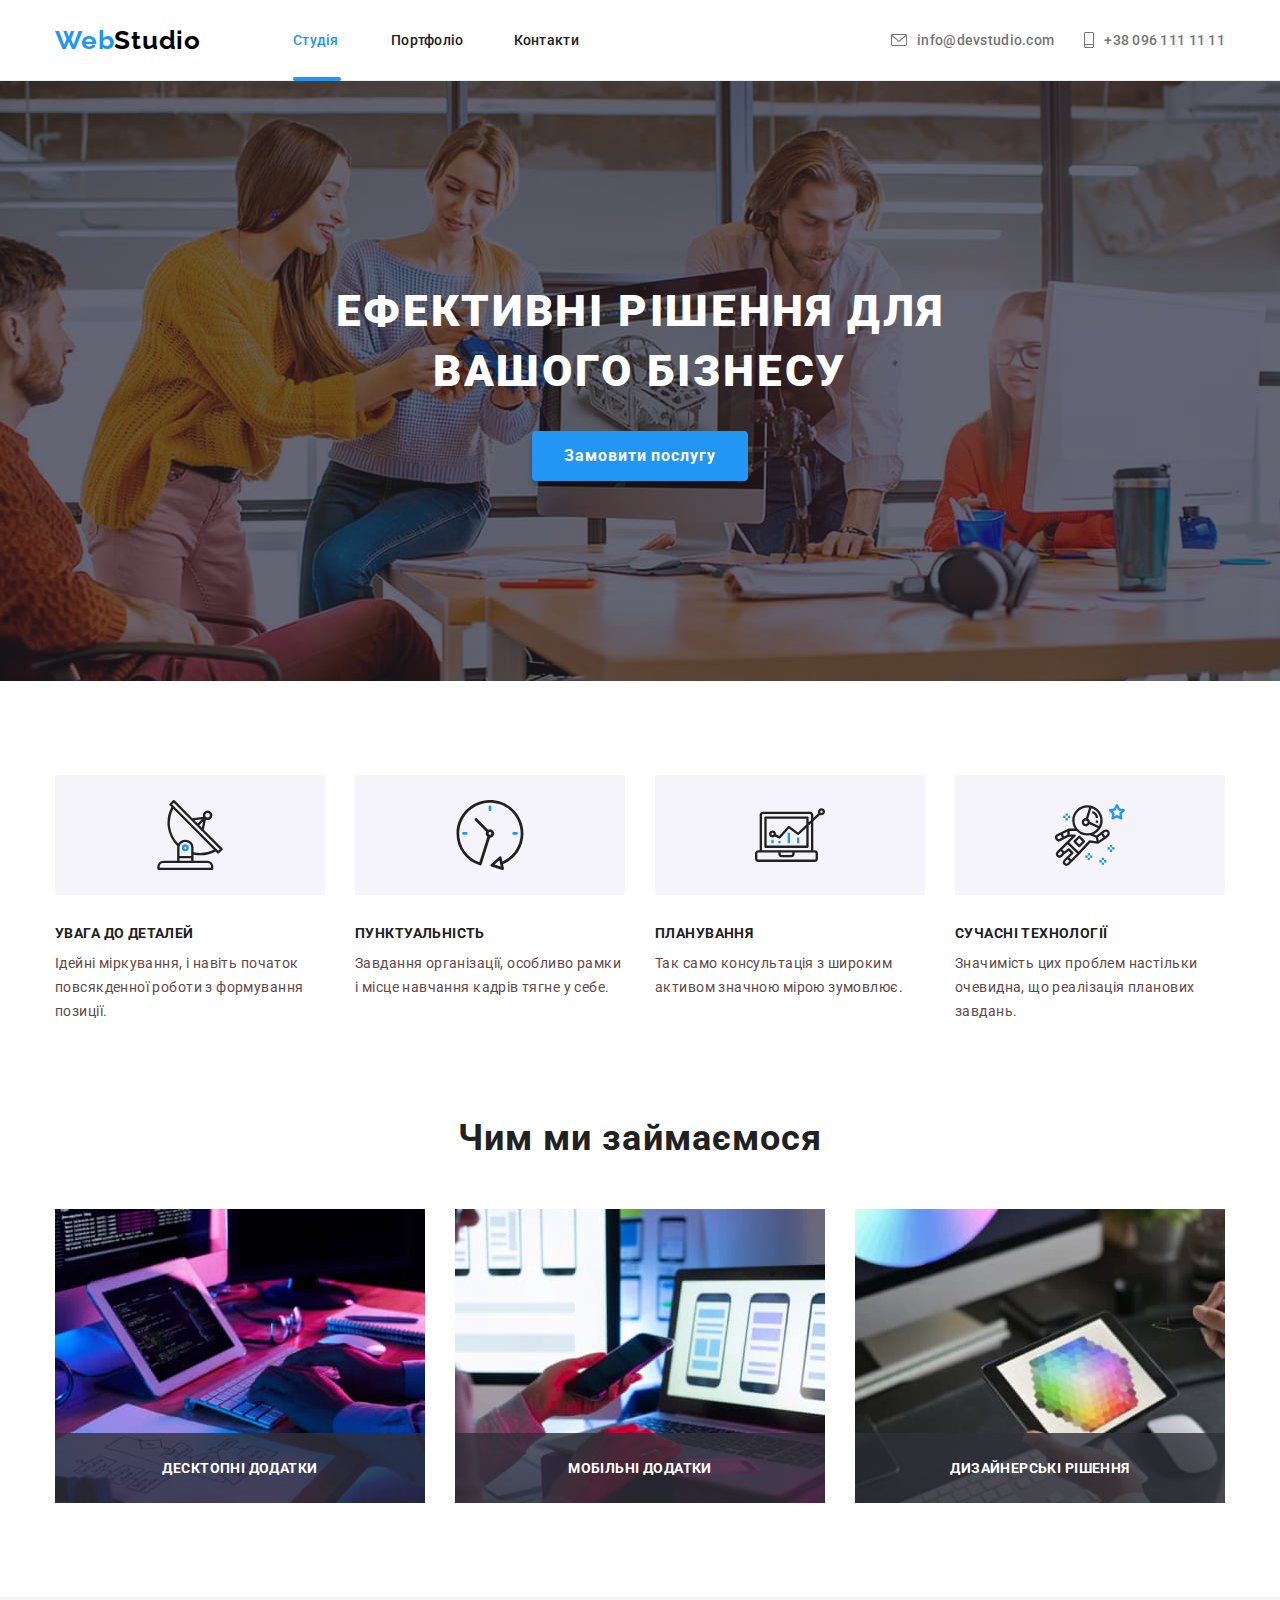
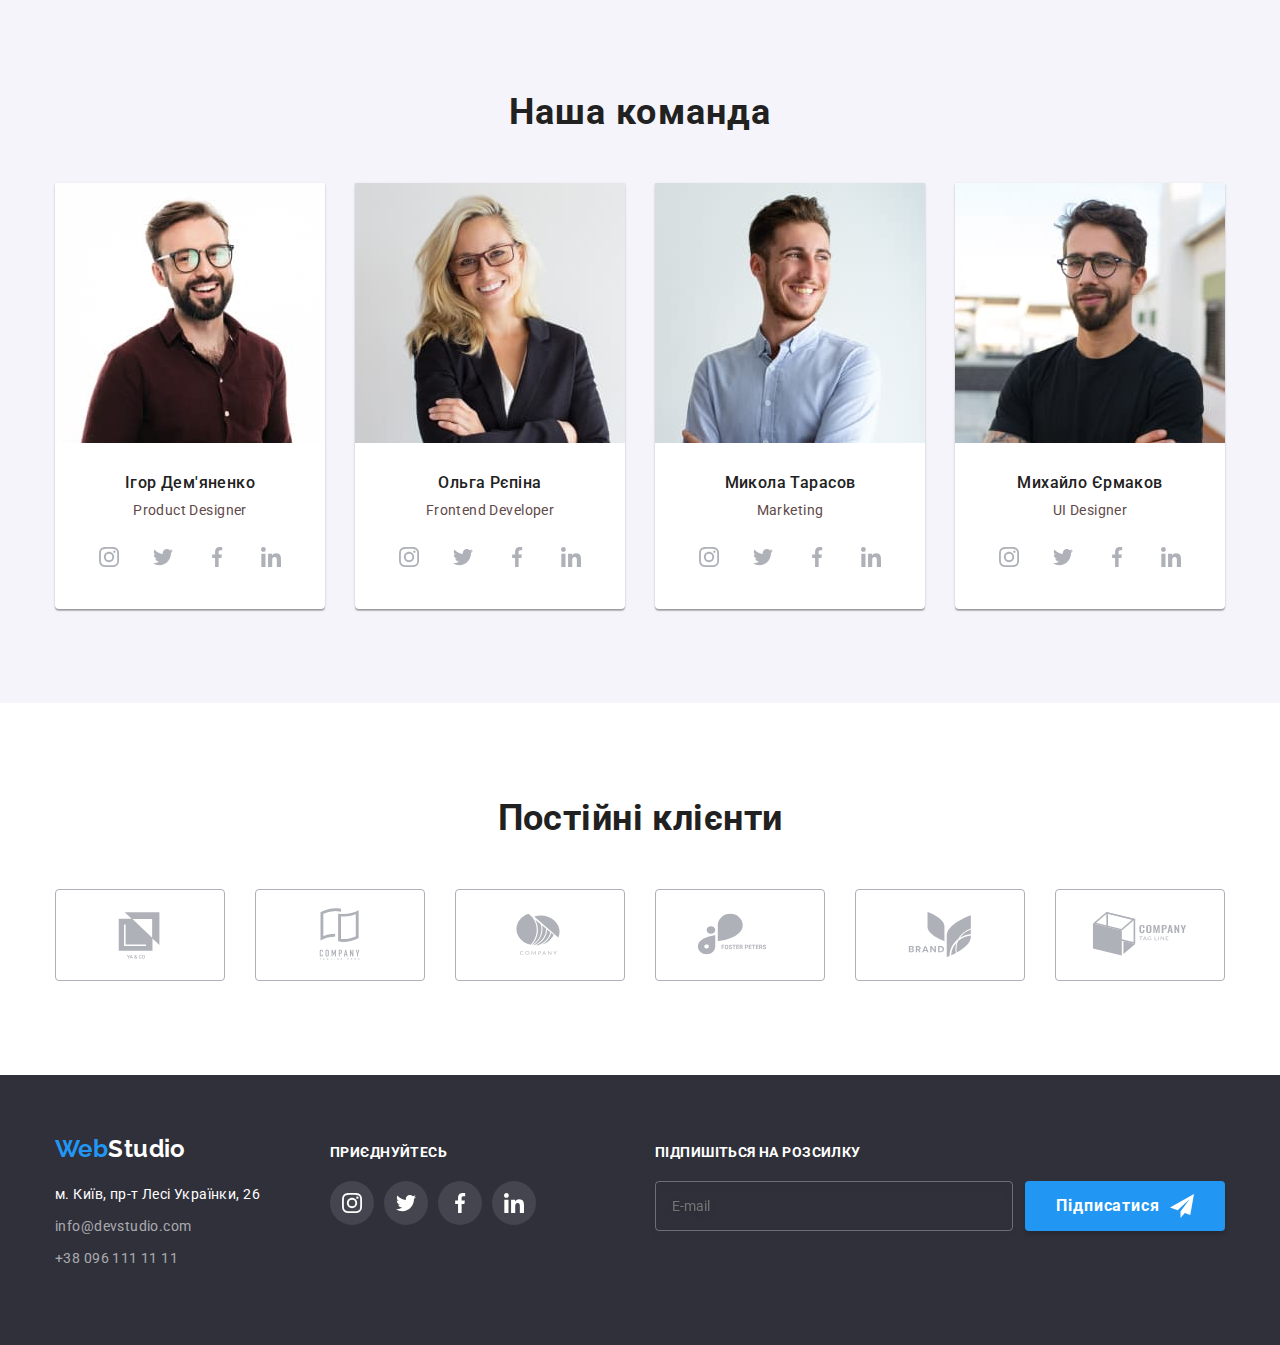
<file: index.html>
<!DOCTYPE html>
<html lang="uk">
  <head>
    <meta charset="UTF-8" />
    <meta http-equiv="X-UA-Compatible" content="IE=edge" />
    <meta name="viewport" content="width=device-width, initial-scale=1.0" />
    <title>Webstudio</title>
    <link
      href="https://fonts.googleapis.com/css2?family=Raleway:wght@700&family=Roboto:wght@400;500;700;900&display=swap"
      rel="stylesheet"
    />
    <link
      rel="stylesheet"
      href="https://cdnjs.cloudflare.com/ajax/libs/modern-normalize/1.1.0/modern-normalize.min.css"
    />
    <link rel="stylesheet" href="./css/main.min.css" />
  </head>
  <body>
    <header class="header">
      <div class="menu__container" data-menu>
        <a class="menu__link--current menu__link" href="index.html">Студія</a>
        <a class="menu__link" href="portfolio.html ">Портфоліо</a>
        <a class="menu__link" href="#">Контакти</a>
        <a class="menu__link-tel" href="tel:+380961111111">+38 096 111 11 11</a>
        <a class="menu__link-mail" href="mailto:info@devstudio.com"
          >info@devstudio.com</a
        >
        <ul class="menu__network-list">
          <li class="menu__network-item">
            <a class="menu__network-link" href="">Instagram</a>
          </li>
          <li class="menu__network-item">
            <a class="menu__network-link" href="">Twitter</a>
          </li>
          <li class="menu__network-item">
            <a class="menu__network-link" href="">Facebook</a>
          </li>
          <li class="menu__network-item">
            <a class="menu__network-link" href="">LinkedIn</a>
          </li>
        </ul>
      </div>
      <div class="container header__container">
        <div class="header__row">
          <nav class="nav">
            <a href="index.html" class="nav__logo"
              ><span class="nav__logo--accent">Web</span>Studio</a
            >
            <ul class="nav__list">
              <li class="nav__item">
                <a href="index.html" class="nav__link nav__link--current"
                  >Студія</a
                >
              </li>
              <li class="nav__item">
                <a href="portfolio.html " class="nav__link">Портфоліо</a>
              </li>
              <li class="nav__item">
                <a href="#" class="nav__link">Контакти</a>
              </li>
            </ul>
          </nav>
          <button
            class="nav__burger-button"
            aria-expanded="false"
            data-menu-button
          >
            <svg width="24" height="16" aria-label="Перемикач мобільного меню">
              <use
                class="nav__icon-open"
                href="./img/icon-svg/icons-svg.svg#icon-menu"
              ></use>
              <use
                class="nav__icon-close"
                href="./img/icon-svg/icons-svg.svg#icon-close"
              ></use>
            </svg>
          </button>

          <ul class="contacts">
            <li class="contacts__item">
              <a class="contacts__link" href="mailto:info@devstudio.com">
                <svg width="16" height="12" class="contacts__icon">
                  <use href="./img/icon-svg/icons-svg.svg#icon-mail"></use>
                </svg>
                <span>info@devstudio.com</span>
              </a>
            </li>
            <li class="contacts__item">
              <a class="contacts__link" href="tel:+380961111111">
                <svg class="contacts__icon" height="16px" width="10px">
                  <use
                    href="./img/icon-svg/icons-svg.svg#icon-smartphone"
                  ></use>
                </svg>
                <span>+38 096 111 11 11</span>
              </a>
            </li>
          </ul>
        </div>
      </div>
    </header>

    <main>
      <section class="hero">
        <div class="container">
          <h1 class="hero__title">Ефективні рішення для вашого бізнесу</h1>
          <button type="button" class="hero__btn" data-modal-open>
            Замовити послугу
          </button>
        </div>
      </section>

      <section class="benefits">
        <div class="benefits__box container">
          <h2 class="benefits__title visually-hidden">Наші переваги</h2>
          <div class="benefits__card">
            <div class="benefits__icon-box">
              <svg class="benefits__icon">
                <use href="./img/icon-svg/icons-svg.svg#icon-antenna"></use>
              </svg>
            </div>
            <h3 class="benefits__card-title">УВАГА ДО ДЕТАЛЕЙ</h3>
            <p class="benefits__card-desc">
              Ідейні міркування, і навіть початок повсякденної роботи з
              формування позиції.
            </p>
          </div>
          <div class="benefits__card">
            <div class="benefits__icon-box">
              <svg class="benefits__icon">
                <use href="./img/icon-svg/icons-svg.svg#icon-clock"></use>
              </svg>
            </div>
            <h3 class="benefits__card-title">ПУНКТУАЛЬНІСТЬ</h3>
            <p class="benefits__card-desc">
              Завдання організації, особливо рамки і місце навчання кадрів тягне
              у себе.
            </p>
          </div>
          <div class="benefits__card">
            <div class="benefits__icon-box">
              <svg class="benefits__icon">
                <use href="./img/icon-svg/icons-svg.svg#icon-diagram"></use>
              </svg>
            </div>

            <h3 class="benefits__card-title">ПЛАНУВАННЯ</h3>
            <p class="benefits__card-desc">
              Так само консультація з широким активом значною мірою зумовлює.
            </p>
          </div>
          <div class="benefits__card">
            <div class="benefits__icon-box">
              <svg class="benefits__icon">
                <use href="./img/icon-svg/icons-svg.svg#icon-astronaut"></use>
              </svg>
            </div>
            <h3 class="benefits__card-title">СУЧАСНІ ТЕХНОЛОГІЇ</h3>
            <p class="benefits__card-desc">
              Значимість цих проблем настільки очевидна, що реалізація планових
              завдань.
            </p>
          </div>
        </div>
      </section>

      <section class="our-works">
        <div class="container">
          <h2 class="our-works__title">Чим ми займаємося</h2>
          <ul class="our-works__list">
            <li class="our-works__item">
              <div class="our-works__img-box">
                <img
                  src="./img/img/make-1.jpg"
                  alt="Людина працює за комп'ютером"
                  width="370"
                />
                <div class="our-works__desc">
                  <p class="our-works__text">Десктопні додатки</p>
                </div>
              </div>
            </li>
            <li class="our-works__item">
              <div class="our-works__img-box">
                <img
                  src="./img/img/make-3.jpg"
                  alt="Людина працює за комп'ютером"
                  width="370"
                />
                <div class="our-works__desc">
                  <p class="our-works__text">Мобільні додатки</p>
                </div>
              </div>
            </li>
            <li class="our-works__item">
              <div class="our-works__img-box">
                <img
                  src="./img/img/make-2.jpg"
                  alt="Людина працює за комп'ютером"
                  width="370"
                />
                <div class="our-works__desc">
                  <p class="our-works__text">Дизайнерські рішення</p>
                </div>
              </div>
            </li>
          </ul>
        </div>
      </section>

      <section class="our-team">
        <div class="container">
          <h2 class="our-team__title">Наша команда</h2>
          <ul class="our-team__list">
            <li class="our-team__item">
              <picture>
                <source
                  srcset="./img/team/d1.jpg 1x, ./img/team/d1-2x.jpg 2x, ./img/team/d1-3x.jpg 3x"
                  media="(min-width: 1200px)"
                />
                <source
                  srcset="./img/team/t1.jpg 1x, ./img/team/t1-2x.jpg 2x, ./img/team/t1-3x.jpg 3x "
                  media="(min-width: 768px)"
                />
                <img
                  class="our-team__img"
                  width="270"
                  srcset="
                    ./img/team/m1.jpg    1x,
                    ./img/team/m1-2x.jpg 2x,
                    ./img/team/m1-3x.jpg 3x
                  "
                  src="./img/team/m1.jpg"
                  alt="Ігор Дем'яненко"
                />
              </picture>

              <div class="our-team__card">
                <h3 class="our-team__card-title">Ігор Дем'яненко</h3>
                <p class="our-team__card-desc">Product Designer</p>
                <ul class="our-team__network-list">
                  <li class="our-team__network-item">
                    <a href="" class="our-team__network-link">
                      <svg
                        class="our-team__network-icon"
                        width="20"
                        height="20"
                      >
                        <use
                          href="./img/icon-svg/icons-svg.svg#icon-instagram"
                        ></use>
                      </svg>
                    </a>
                  </li>
                  <li class="our-team__network-item">
                    <a href="" class="our-team__network-link">
                      <svg
                        class="our-team__network-icon"
                        width="20"
                        height="20"
                      >
                        <use
                          href="./img/icon-svg/icons-svg.svg#icon-twitter"
                        ></use>
                      </svg>
                    </a>
                  </li>
                  <li class="our-team__network-item">
                    <a href="" class="our-team__network-link">
                      <svg
                        class="our-team__network-icon"
                        width="20"
                        height="20"
                      >
                        <use
                          href="./img/icon-svg/icons-svg.svg#icon-facebook"
                        ></use>
                      </svg>
                    </a>
                  </li>
                  <li class="our-team__network-item">
                    <a href="" class="our-team__network-link">
                      <svg
                        class="our-team__network-icon"
                        width="20"
                        height="20"
                      >
                        <use
                          href="./img/icon-svg/icons-svg.svg#icon-linkedin"
                        ></use>
                      </svg>
                    </a>
                  </li>
                </ul>
              </div>
            </li>
            <li class="our-team__item">
              <picture>
                <source
                  srcset="./img/team/d2.jpg 1x, ./img/team/d2-2x.jpg 2x, ./img/team/d2-3x.jpg 3x"
                  media="(min-width: 1200px)"
                />
                <source
                  srcset="./img/team/t2.jpg 1x, ./img/team/t2-2x.jpg 2x, ./img/team/t2-3x.jpg 3x"
                  media="(min-width: 768px)"
                />
                <img
                  srcset="
                    ./img/team/m2.jpg    1x,
                    ./img/team/m2-2x.jpg 2x,
                    ./img/team/m2-3x.jpg 3x
                  "
                  src="./img/img/team-2.jpg"
                  alt="Ольга Рєпіна"
                  width="270"
                />
              </picture>
              <div class="our-team__card">
                <h3 class="our-team__card-title">Ольга Рєпіна</h3>
                <p class="our-team__card-desc">Frontend Developer</p>
                <ul class="our-team__network-list">
                  <li class="our-team__network-item">
                    <a href="" class="our-team__network-link">
                      <svg
                        class="our-team__network-icon"
                        width="20"
                        height="20"
                      >
                        <use
                          href="./img/icon-svg/icons-svg.svg#icon-instagram"
                        ></use>
                      </svg>
                    </a>
                  </li>
                  <li class="our-team__network-item">
                    <a href="" class="our-team__network-link">
                      <svg
                        class="our-team__network-icon"
                        width="20"
                        height="20"
                      >
                        <use
                          href="./img/icon-svg/icons-svg.svg#icon-twitter"
                        ></use>
                      </svg>
                    </a>
                  </li>
                  <li class="our-team__network-item">
                    <a href="" class="our-team__network-link">
                      <svg
                        class="our-team__network-icon"
                        width="20"
                        height="20"
                      >
                        <use
                          href="./img/icon-svg/icons-svg.svg#icon-facebook"
                        ></use>
                      </svg>
                    </a>
                  </li>
                  <li class="our-team__network-item">
                    <a href="" class="our-team__network-link">
                      <svg
                        class="our-team__network-icon"
                        width="20"
                        height="20"
                      >
                        <use
                          href="./img/icon-svg/icons-svg.svg#icon-linkedin"
                        ></use>
                      </svg>
                    </a>
                  </li>
                </ul>
              </div>
            </li>
            <li class="our-team__item">
              <picture>
                <source
                  srcset="./img/team/d3.jpg 1x, ./img/team/d3-2x.jpg 2x, ./img/team/d3-3x.jpg 3x"
                  media="(min-width: 1200px)"
                />
                <source
                  srcset="./img/team/t3.jpg 1x, ./img/team/t3-2x.jpg 2x, ./img/team/t3-3x.jpg 3x"
                  media="(min-width: 768px)"
                />
                <img
                  srcset="
                    ./img/team/m3.jpg    1x,
                    ./img/team/m3-2x.jpg 2x,
                    ./img/team/m3-3x.jpg 3x
                  "
                  src="./img/team/m3.jpg"
                  alt="Микола Тарасов"
                  width="270"
                />
              </picture>
              <div class="our-team__card">
                <h3 class="our-team__card-title">Микола Тарасов</h3>
                <p class="our-team__card-desc">Marketing</p>
                <ul class="our-team__network-list">
                  <li class="our-team__network-item">
                    <a href="" class="our-team__network-link">
                      <svg
                        class="our-team__network-icon"
                        width="20"
                        height="20"
                      >
                        <use
                          href="./img/icon-svg/icons-svg.svg#icon-instagram"
                        ></use>
                      </svg>
                    </a>
                  </li>
                  <li class="our-team__network-item">
                    <a href="" class="our-team__network-link">
                      <svg
                        class="our-team__network-icon"
                        width="20"
                        height="20"
                      >
                        <use
                          href="./img/icon-svg/icons-svg.svg#icon-twitter"
                        ></use>
                      </svg>
                    </a>
                  </li>
                  <li class="our-team__network-item">
                    <a href="" class="our-team__network-link">
                      <svg
                        class="our-team__network-icon"
                        width="20"
                        height="20"
                      >
                        <use
                          href="./img/icon-svg/icons-svg.svg#icon-facebook"
                        ></use>
                      </svg>
                    </a>
                  </li>
                  <li class="our-team__network-item">
                    <a href="" class="our-team__network-link">
                      <svg
                        class="our-team__network-icon"
                        width="20"
                        height="20"
                      >
                        <use
                          href="./img/icon-svg/icons-svg.svg#icon-linkedin"
                        ></use>
                      </svg>
                    </a>
                  </li>
                </ul>
              </div>
            </li>
            <li class="our-team__item">
              <picture>
                <source
                  srcset="./img/team/d4.jpg 1x, ./img/team/d4-2x.jpg 2x, ./img/team/d4-3x.jpg 3x"
                  media="(min-width: 1200px)"
                />
                <source
                  srcset="./img/team/t4.jpg 1x, ./img/team/t4-2x.jpg 2x, ./img/team/t4-3x.jpg 3x "
                  media="(min-width: 768px)"
                />
                <img
                  srcset="
                    ./img/team/m4.jpg    1x,
                    ./img/team/m4-2x.jpg 2x,
                    ./img/team/m4-3x.jpg 3x
                  "
                  src="./img/team/m4.jpg"
                  alt="Михайло Єрмаков"
                  width="270"
                />
              </picture>
              <div class="our-team__card">
                <h3 class="our-team__card-title">Михайло Єрмаков</h3>
                <p class="our-team__card-desc">UI Designer</p>
                <ul class="our-team__network-list">
                  <li class="our-team__network-item">
                    <a href="" class="our-team__network-link">
                      <svg
                        class="our-team__network-icon"
                        width="20"
                        height="20"
                      >
                        <use
                          href="./img/icon-svg/icons-svg.svg#icon-instagram"
                        ></use>
                      </svg>
                    </a>
                  </li>
                  <li class="our-team__network-item">
                    <a href="" class="our-team__network-link">
                      <svg
                        class="our-team__network-icon"
                        width="20"
                        height="20"
                      >
                        <use
                          href="./img/icon-svg/icons-svg.svg#icon-twitter"
                        ></use>
                      </svg>
                    </a>
                  </li>
                  <li class="our-team__network-item">
                    <a href="" class="our-team__network-link">
                      <svg
                        class="our-team__network-icon"
                        width="20"
                        height="20"
                      >
                        <use
                          href="./img/icon-svg/icons-svg.svg#icon-facebook"
                        ></use>
                      </svg>
                    </a>
                  </li>
                  <li class="our-team__network-item">
                    <a href="" class="our-team__network-link">
                      <svg
                        class="our-team__network-icon"
                        width="20"
                        height="20"
                      >
                        <use
                          href="./img/icon-svg/icons-svg.svg#icon-linkedin"
                        ></use>
                      </svg>
                    </a>
                  </li>
                </ul>
              </div>
            </li>
          </ul>
        </div>
      </section>

      <section class="customers">
        <div class="container">
          <h2 class="customers__title">Постійні клієнти</h2>
          <ul class="customers__list">
            <li class="customers__item">
              <a href="" class="customers__link">
                <svg class="customers__icon">
                  <use href="./img/icon-svg/icons-svg.svg#icon-customer1"></use>
                </svg>
              </a>
            </li>
            <li class="customers__item">
              <a href="" class="customers__link">
                <svg class="customers__icon">
                  <use href="./img/icon-svg/icons-svg.svg#icon-customer2"></use>
                </svg>
              </a>
            </li>
            <li class="customers__item">
              <a href="" class="customers__link">
                <svg class="customers__icon">
                  <use href="./img/icon-svg/icons-svg.svg#icon-customer3"></use>
                </svg>
              </a>
            </li>
            <li class="customers__item">
              <a href="" class="customers__link">
                <svg class="customers__icon">
                  <use href="./img/icon-svg/icons-svg.svg#icon-customer4"></use>
                </svg>
              </a>
            </li>
            <li class="customers__item">
              <a href="" class="customers__link">
                <svg class="customers__icon">
                  <use href="./img/icon-svg/icons-svg.svg#icon-customer5"></use>
                </svg>
              </a>
            </li>
            <li class="customers__item">
              <a href="" class="customers__link">
                <svg class="customers__icon">
                  <use href="./img/icon-svg/icons-svg.svg#icon-customer6"></use>
                </svg>
              </a>
            </li>
          </ul>
        </div>
      </section>
    </main>

    <footer class="footer">
      <div class="container">
        <div class="footer__inner">
          <div class="footer__address-box">
            <a href="index.html" class="footer__logo">
              <span class="footer__logo--accent">Web</span>Studio</a
            >
            <address class="footer__address-desc">
              <ul class="footer__address-list">
                <li class="footer__address-item">
                  <a
                    class="footer__address-link"
                    href="https://goo.gl/maps/CPtrU1FHBa2aNyZL9"
                    target="_blank"
                    rel="noopener noreferrer nofollow"
                    >м. Київ, пр-т Лесі Українки, 26</a
                  >
                </li>
                <li class="footer__address-item">
                  <a
                    href="mailto:info@devstudio.com"
                    class="footer__contact-link"
                    >info@devstudio.com</a
                  >
                </li>
                <li class="footer__contact-item">
                  <a href="tel:+380961111111" class="footer__contact-link"
                    >+38 096 111 11 11</a
                  >
                </li>
              </ul>
            </address>
          </div>
          <div class="join">
            <p class="join__text">приєднуйтесь</p>
            <ul class="join__list">
              <li class="join__item">
                <a href="" class="join__link">
                  <svg class="join__icon" width="20px" height="20px">
                    <use
                      href="./img/icon-svg/icons-svg.svg#icon-instagram"
                    ></use>
                  </svg>
                </a>
              </li>
              <li class="join__item">
                <a href="" class="join__link">
                  <svg class="join__icon" width="20px" height="20px">
                    <use href="./img/icon-svg/icons-svg.svg#icon-twitter"></use>
                  </svg>
                </a>
              </li>
              <li class="join__item">
                <a href="" class="join__link">
                  <svg class="join__icon" width="20px" height="20px">
                    <use
                      href="./img/icon-svg/icons-svg.svg#icon-facebook"
                    ></use>
                  </svg>
                </a>
              </li>
              <li class="join__item">
                <a href="" class="join__link">
                  <svg class="join__icon" width="20px" height="20px">
                    <use
                      href="./img/icon-svg/icons-svg.svg#icon-linkedin"
                    ></use>
                  </svg>
                </a>
              </li>
            </ul>
          </div>
          <div class="sign-up">
            <p class="sign-up__text">Підпишіться на розсилку</p>
            <form class="sign-up__form">
              <label class="sign-up__label">
                <input
                  class="sign-up__email"
                  type="email"
                  name="user-email"
                  placeholder="E-mail"
                />
              </label>
              <button class="sign-up__button" type="submit">
                <span>Підписатися</span>
                <svg class="sign-up__icon" width="24" height="24">
                  <use href="./img/icon-svg/icons-svg.svg#icon-sign-up"></use>
                </svg>
              </button>
            </form>
          </div>
        </div>
      </div>
    </footer>

    <div class="backdrop is-hidden" data-modal>
      <div class="modal">
        <button type="button" data-modal-close class="modal__close-button">
          <svg class="modal__close-icon" width="11" height="11">
            <use href="./img/icon-svg/icons-svg.svg#icon-close"></use>
          </svg>
        </button>
        <p class="modal__title">Залиште свої дані, ми вам передзвонимо</p>
        <form class="modal__form">
          <label class="modal__lable" for="first-name">Ім'я</label>
          <div class="modal__input-box">
            <input
              class="modal__input"
              type="text"
              name="first-name"
              id="first-name"
              required
              autofocus
            />
            <svg class="modal__icon">
              <use href="./img/icon-svg/icons-svg.svg#icon-person"></use>
            </svg>
          </div>
          <label class="modal__lable" for="phone">Телефон</label>
          <div class="modal__input-box">
            <input
              class="modal__input"
              type="tel"
              name="phone"
              id="phone"
              required
            />
            <svg class="modal__icon">
              <use href="./img/icon-svg/icons-svg.svg#icon-phone-black"></use>
            </svg>
          </div>
          <label class="modal__lable" for="email">Пошта</label>
          <div class="modal__input-box">
            <input
              class="modal__input"
              type="email"
              name="email"
              id="email"
              required
            />
            <svg class="modal__icon">
              <use href="./img/icon-svg/icons-svg.svg#icon-email-black"></use>
            </svg>
          </div>

          <label class="modal__lable" for="comment">Коментар</label>
          <textarea
            class="modal__input modal__area"
            id="comment"
            placeholder="Введіть текст"
          ></textarea>

          <label class="form__lable checkbox__lable">
            <input
              class="checkbox"
              type="checkbox"
              name="agree"
              id="agree"
              value="agree"
            />
            <span class="checkbox__custom">
              <svg class="checkbox__icon" width="15" height="16">
                <use href="./img/icon-svg/icons-svg.svg#icon-agree"></use>
              </svg>
            </span>
            Погоджуюся з розсилкою та приймаю&nbsp;
            <a class="checkbox__link" href="">Умови договору</a>
          </label>
          <button class="modal__button-send" type="submit">Відправити</button>
        </form>
      </div>
    </div>
    <script src="./js/menu.js"></script>
    <script src="./js/modal.js"></script>
  </body>
</html>
</file>
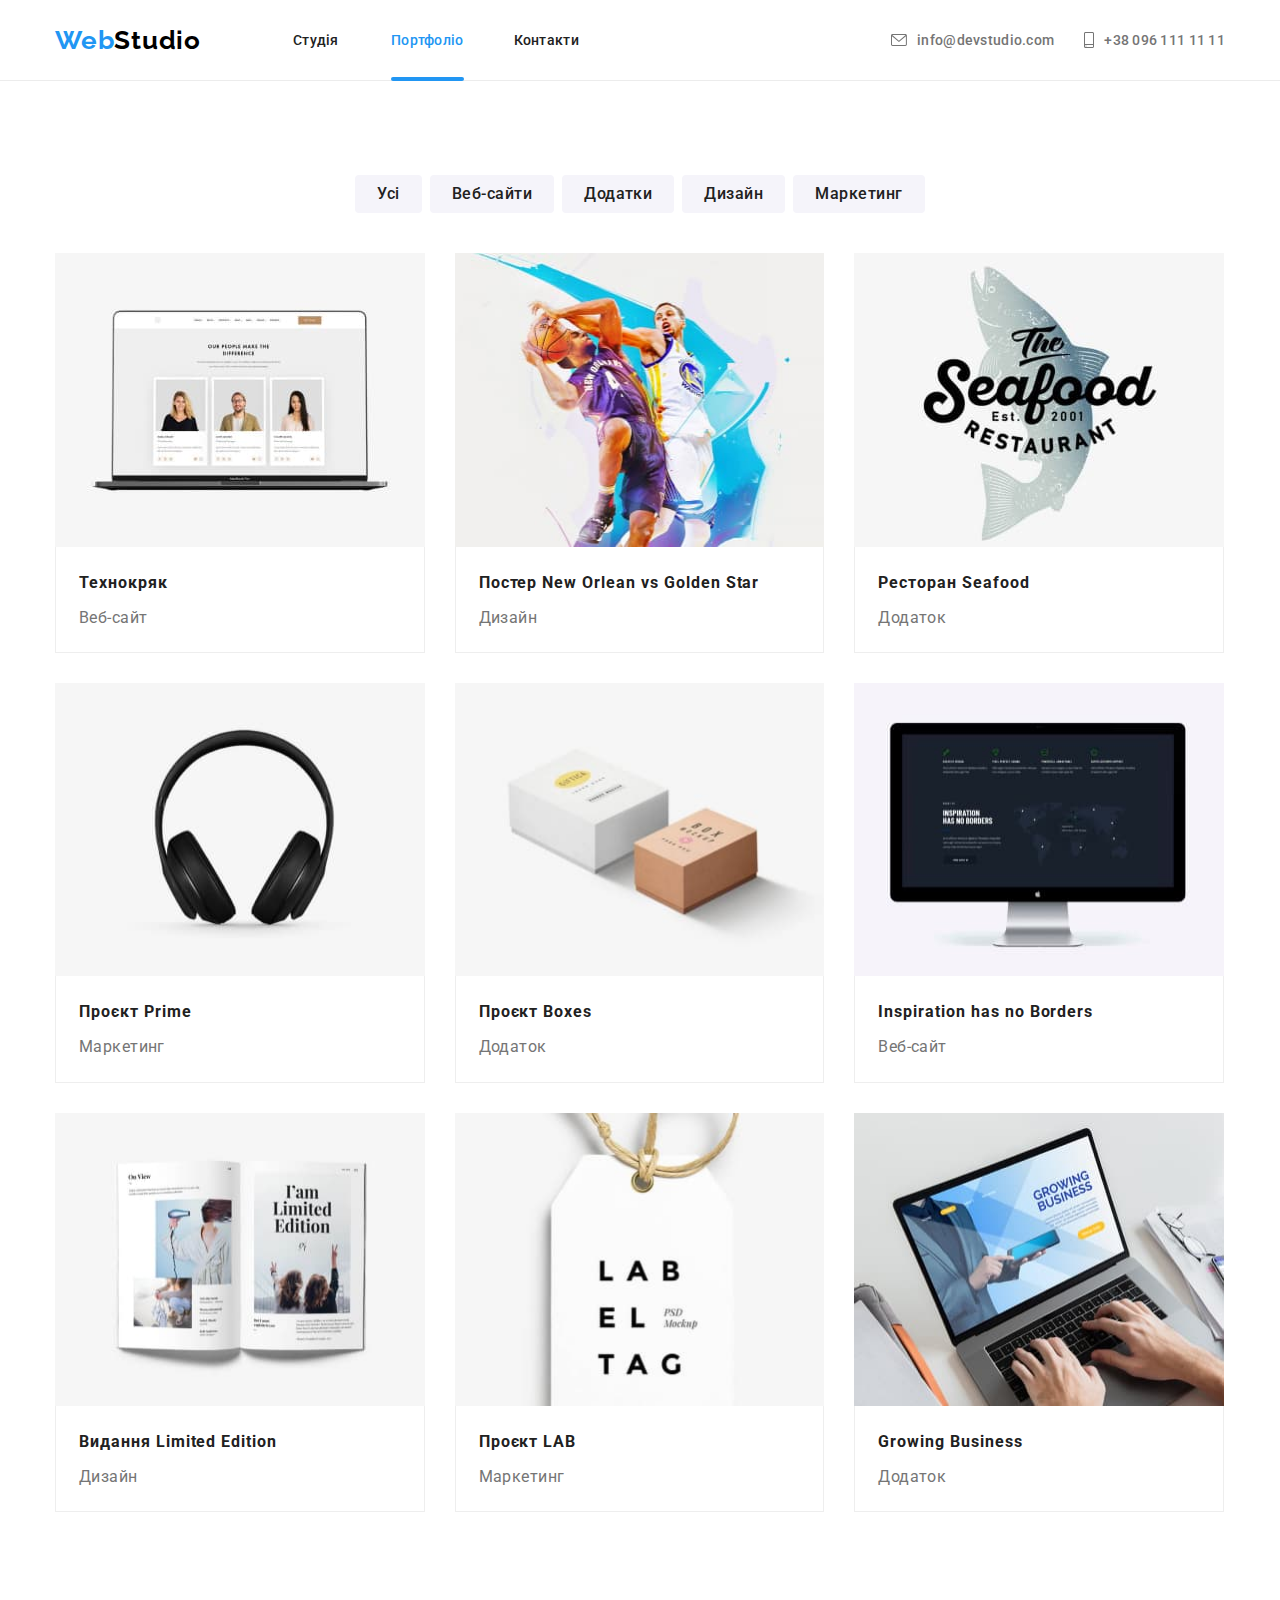
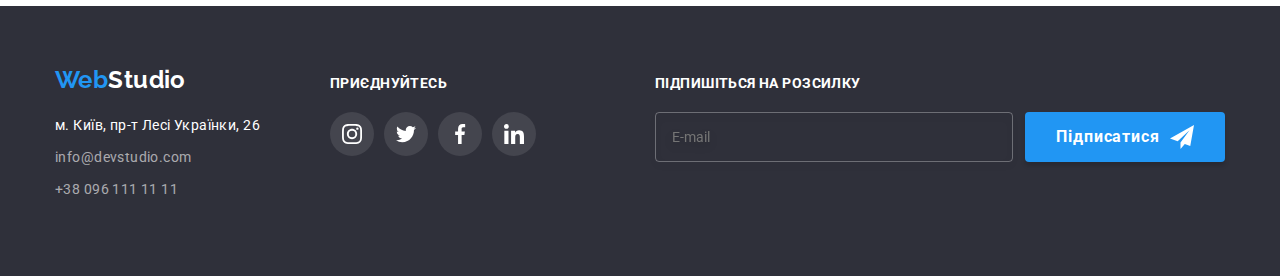
<file: portfolio.html>
<!DOCTYPE html>
<html lang="uk">
  <head>
    <meta charset="UTF-8" />
    <meta http-equiv="X-UA-Compatible" content="IE=edge" />
    <meta name="viewport" content="width=device-width, initial-scale=1.0" />
    <title>webStudio</title>
    <link
      href="https://fonts.googleapis.com/css2?family=Raleway:wght@700&family=Roboto:wght@400;500;700;900&display=swap"
      rel="stylesheet"
    />
    <link
      rel="stylesheet"
      href="https://cdnjs.cloudflare.com/ajax/libs/modern-normalize/1.1.0/modern-normalize.min.css"
    />
    <link rel="stylesheet" href="./css/main.min.css" />
  </head>
  <body>
    <!-- --------HEADER-------  -->
    <header class="header">
      <div class="menu__container" data-menu>
        <a class="menu__link" href="index.html">Студія</a>
        <a class="menu__link--current menu__link" href="portfolio.html "
          >Портфоліо</a
        >
        <a class="menu__link" href="#">Контакти</a>
        <a class="menu__link-tel" href="tel:+380961111111">+38 096 111 11 11</a>
        <a class="menu__link-mail" href="mailto:info@devstudio.com"
          >info@devstudio.com</a
        >
        <ul class="menu__network-list">
          <li class="menu__network-item">
            <a class="menu__network-link" href="">Instagram</a>
          </li>
          <li class="menu__network-item">
            <a class="menu__network-link" href="">Twitter</a>
          </li>
          <li class="menu__network-item">
            <a class="menu__network-link" href="">Facebook</a>
          </li>
          <li class="menu__network-item">
            <a class="menu__network-link" href="">LinkedIn</a>
          </li>
        </ul>
      </div>
      <div class="container header__container">
        <div class="header__row">
          <nav class="nav">
            <a href="index.html" class="nav__logo"
              ><span class="nav__logo--accent">Web</span>Studio</a
            >
            <ul class="nav__list">
              <li class="nav__item">
                <a href="index.html" class="nav__link "
                  >Студія</a
                >
              </li>
              <li class="nav__item">
                <a href="portfolio.html " class="nav__link nav__link--current">Портфоліо</a>
              </li>
              <li class="nav__item">
                <a href="#" class="nav__link">Контакти</a>
              </li>
            </ul>
          </nav>
          <button
            class="nav__burger-button"
            aria-expanded="false"
            data-menu-button
          >
            <svg width="24" height="16" aria-label="Перемикач мобільного меню">
              <use
                class="nav__icon-open"
                href="./img/icon-svg/icons-svg.svg#icon-menu"
              ></use>
              <use
                class="nav__icon-close"
                href="./img/icon-svg/icons-svg.svg#icon-close"
              ></use>
            </svg>
          </button>

          <ul class="contacts">
            <li class="contacts__item">
              <a class="contacts__link" href="mailto:info@devstudio.com">
                <svg width="16" height="12" class="contacts__icon">
                  <use href="./img/icon-svg/icons-svg.svg#icon-mail"></use>
                </svg>
                <span>info@devstudio.com</span>
              </a>
            </li>
            <li class="contacts__item">
              <a class="contacts__link" href="tel:+380961111111">
                <svg class="contacts__icon" height="16px" width="10px">
                  <use
                    href="./img/icon-svg/icons-svg.svg#icon-smartphone"
                  ></use>
                </svg>
                <span>+38 096 111 11 11</span>
              </a>
            </li>
          </ul>
        </div>
      </div>
    </header>
    <!-- ----------MAIN-------- -->
    <main>
      <section class="portfolio">
        <div class="container">
          <h1 class="visually-hidden">Портфоліо</h1>
          <ul class="portfolio__button-list">
            <li class="item">
              <button type="button" class="portfolio__button">Усі</button>
            </li>
            <li class="item">
              <button type="button" class="portfolio__button">Веб-сайти</button>
            </li>
            <li class="item">
              <button type="button" class="portfolio__button">Додатки</button>
            </li>
            <li class="item">
              <button type="button" class="portfolio__button">Дизайн</button>
            </li>
            <li class="item">
              <button type="button" class="portfolio__button">Маркетинг</button>
            </li>
          </ul>
          <ul class="portfolio__list">
            <li class="portfolio__item">
              <a href="#" class="portfolio__link">
                <div class="portfolio__thumb">
                  <picture>
                    <source
                      srcset="
                        ./img/portfolio/d1.jpg    1x,
                        ./img/portfolio/d1-2x.jpg 2x,
                        ./img/portfolio/d1-3x.jpg 3x
                      "
                      media="(min-width: 1200px)"
                    />
                    <source
                      srcset="
                        ./img/portfolio/t1.jpg    1x,
                        ./img/portfolio/t1-2x.jpg 2x,
                        ./img/portfolio/t1-3x.jpg 3x
                      "
                      media="(min-width: 768px)"
                    />
                    <img
                      srcset="
                        ./img/portfolio/m1.jpg    1x,
                        ./img/portfolio/m1-2x.jpg 2x,
                        ./img/portfolio/m1-3x.jpg 3x
                      "
                      src="./img/portfolio/m1.jpg"
                      alt="Ноутбук"
                      width="370"
                    />
                  </picture>
                  <div class="portfolio__thumb-desc">
                    <p class="portfolio__thumb-text">
                      Ресурс пропонує комплексні пропозиції з різним рівнем
                      функціоналу та сервісів. Все це дозволить відвідувачу
                      отримати вичерпні відомості про компанію чи приватну
                      особу.
                    </p>
                  </div>
                </div>
                <div class="portfolio__desc-box">
                  <h2 class="portfolio__desc-title">Технокряк</h2>
                  <p class="portfolio__desc-text">Веб-сайт</p>
                </div>
              </a>
            </li>
            <li class="portfolio__item">
              <a href="#" class="portfolio__link">
                <div class="portfolio__thumb">
                  <picture>
                    <source
                      srcset="
                        ./img/portfolio/d2.jpg    1x,
                        ./img/portfolio/d2-2x.jpg 2x,
                        ./img/portfolio/d2-3x.jpg 3x
                      "
                      media="(min-width: 1200px)"
                    />
                    <source
                      srcset="
                        ./img/portfolio/t2.jpg    1x,
                        ./img/portfolio/t2-2x.jpg 2x,
                        ./img/portfolio/t2-3x.jpg 3x
                      "
                      media="(min-width: 768px)"
                    />
                    <img
                      srcset="
                        ./img/portfolio/m2.jpg    1x,
                        ./img/portfolio/m2-2x.jpg 2x,
                        ./img/portfolio/m2-3x.jpg 3x
                      "
                      src="./img/portfolio/m2.jpg"
                      alt="Баскетбол"
                      width="370"
                    />
                  </picture>
                  <div class="portfolio__thumb-desc">
                    <p class="portfolio__thumb-text">
                      Ресурс пропонує комплексні пропозиції з різним рівнем
                      функціоналу та сервісів. Все це дозволить відвідувачу
                      отримати вичерпні відомості про компанію чи приватну
                      особу.
                    </p>
                  </div>
                </div>
                <div class="portfolio__desc-box">
                  <h2 class="portfolio__desc-title">
                    Постер <span lang="en">New Orlean vs Golden Star</span>
                  </h2>
                  <p class="portfolio__desc-text">Дизайн</p>
                </div>
              </a>
            </li>
            <li class="portfolio__item">
              <a href="#" class="portfolio__link">
                <div class="portfolio__thumb">
                  <picture>
                    <source
                      srcset="
                        ./img/portfolio/d3.jpg    1x,
                        ./img/portfolio/d3-2x.jpg 2x,
                        ./img/portfolio/d3-3x.jpg 3x
                      "
                      media="(min-width: 1200px)"
                    />
                    <source
                      srcset="
                        ./img/portfolio/t3.jpg    1x,
                        ./img/portfolio/t3-2x.jpg 2x,
                        ./img/portfolio/t3-3x.jpg 3x
                      "
                      media="(min-width: 768px)"
                    />
                    <img
                      srcset="
                        ./img/portfolio/m3.jpg    1x,
                        ./img/portfolio/m3-2x.jpg 2x,
                        ./img/portfolio/m3-3x.jpg 3x
                      "
                      src="./img/portfolio/m3.jpg"
                      alt="Логотип ресторану"
                      width="370"
                    />
                  </picture>
                  <div class="portfolio__thumb-desc">
                    <p class="portfolio__thumb-text">
                      Ресурс пропонує комплексні пропозиції з різним рівнем
                      функціоналу та сервісів. Все це дозволить відвідувачу
                      отримати вичерпні відомості про компанію чи приватну
                      особу.
                    </p>
                  </div>
                </div>

                <div class="portfolio__desc-box">
                  <h2 class="portfolio__desc-title">
                    Ресторан <span lang="en">Seafood</span>
                  </h2>
                  <p class="portfolio__desc-text">Додаток</p>
                </div>
              </a>
            </li>
            <li class="portfolio__item">
              <a href="#" class="portfolio__link">
                <div class="portfolio__thumb">
                  <picture>
                    <source
                      srcset="
                        ./img/portfolio/d4.jpg    1x,
                        ./img/portfolio/d4-2x.jpg 2x,
                        ./img/portfolio/d4-3x.jpg 3x
                      "
                      media="(min-width: 1200px)"
                    />
                    <source
                      srcset="
                        ./img/portfolio/t4.jpg    1x,
                        ./img/portfolio/t4-2x.jpg 2x,
                        ./img/portfolio/t4-3x.jpg 3x
                      "
                      media="(min-width: 768px)"
                    />
                    <img
                      srcset="
                        ./img/portfolio/m4.jpg    1x,
                        ./img/portfolio/m4-2x.jpg 2x,
                        ./img/portfolio/m4-3x.jpg 3x
                      "
                      src="./img/portfolio/m4.jpg"
                      alt="Навушники"
                      width="370"
                    />
                  </picture>
                  <div class="portfolio__thumb-desc">
                    <p class="portfolio__thumb-text">
                      Ресурс пропонує комплексні пропозиції з різним рівнем
                      функціоналу та сервісів. Все це дозволить відвідувачу
                      отримати вичерпні відомості про компанію чи приватну
                      особу.
                    </p>
                  </div>
                </div>
                <div class="portfolio__desc-box">
                  <h2 class="portfolio__desc-title">
                    Проєкт <span lang="en">Prime</span>
                  </h2>
                  <p class="portfolio__desc-text">Маркетинг</p>
                </div>
              </a>
            </li>
            <li class="portfolio__item">
              <a href="#" class="portfolio__link">
                <div class="portfolio__thumb">
                  <picture>
                    <source
                      srcset="
                        ./img/portfolio/d5.jpg    1x,
                        ./img/portfolio/d5-2x.jpg 2x,
                        ./img/portfolio/d5-3x.jpg 3x
                      "
                      media="(min-width: 1200px)"
                    />
                    <source
                      srcset="
                        ./img/portfolio/t5.jpg    1x,
                        ./img/portfolio/t5-2x.jpg 2x,
                        ./img/portfolio/t5-3x.jpg 3x
                      "
                      media="(min-width: 768px)"
                    />
                    <img
                      srcset="
                        ./img/portfolio/m5.jpg   1x,
                        ./img/portfolio/m5-2x.jpg 2x,
                        ./img/portfolio/m5-3x.jpg 3x
                      "
                      src="./img/portfolio/m5.jpg"
                      alt="Коробки"
                      width="370"
                    />
                  </picture>
                  <div class="portfolio__thumb-desc">
                    <p class="portfolio__thumb-text">
                      Ресурс пропонує комплексні пропозиції з різним рівнем
                      функціоналу та сервісів. Все це дозволить відвідувачу
                      отримати вичерпні відомості про компанію чи приватну
                      особу.
                    </p>
                  </div>
                </div>
                <div class="portfolio__desc-box">
                  <h2 class="portfolio__desc-title">
                    Проєкт <span lang="en">Boxes</span>
                  </h2>
                  <p class="portfolio__desc-text">Додаток</p>
                </div>
              </a>
            </li>
            <li class="portfolio__item">
              <a href="#" class="portfolio__link">
                <div class="portfolio__thumb">
                  <picture>
                    <source
                      srcset="
                        ./img/portfolio/d6.jpg    1x,
                        ./img/portfolio/d6-2x.jpg 2x,
                        ./img/portfolio/d6-3x.jpg 3x
                      "
                      media="(min-width: 1200px)"
                    />
                    <source
                      srcset="
                        ./img/portfolio/t6.jpg    1x,
                        ./img/portfolio/t6-2x.jpg 2x,
                        ./img/portfolio/t6-3x.jpg 3x
                      "
                      media="(min-width: 768px)"
                    />
                    <img
                      srcset="
                        ./img/portfolio/m6.jpg   1x,
                        ./img/portfolio/m6-2x.jpg 2x,
                        ./img/portfolio/m6-3x.jpg 3x
                      "
                      src="./img/portfolio/m6.jpg"
                      alt="Комп'ютер"
                      width="370"
                    />
                  </picture>
                  <div class="portfolio__thumb-desc">
                    <p class="portfolio__thumb-text">
                      Ресурс пропонує комплексні пропозиції з різним рівнем
                      функціоналу та сервісів. Все це дозволить відвідувачу
                      отримати вичерпні відомості про компанію чи приватну
                      особу.
                    </p>
                  </div>
                </div>
                <div class="portfolio__desc-box">
                  <h2 lang="en" class="portfolio__desc-title">
                    Inspiration has no Borders
                  </h2>
                  <p class="portfolio__desc-text">Веб-сайт</p>
                </div>
              </a>
            </li>
            <li class="portfolio__item">
              <a href="#" class="portfolio__link">
                <div class="portfolio__thumb">
                  <picture>
                    <source
                      srcset="
                        ./img/portfolio/d7.jpg    1x,
                        ./img/portfolio/d7-2x.jpg 2x,
                        ./img/portfolio/d7-3x.jpg 3x
                      "
                      media="(min-width: 1200px)"
                    />
                    <source
                      srcset="
                        ./img/portfolio/t7.jpg    1x,
                        ./img/portfolio/t7-2x.jpg 2x,
                        ./img/portfolio/t7-3x.jpg 3x
                      "
                      media="(min-width: 768px)"
                    />
                    <img
                      srcset="
                        ./img/portfolio/m7.jpg   1x,
                        ./img/portfolio/m7-2x.jpg 2x,
                        ./img/portfolio/m7-3x.jpg 3x
                      "
                      src="./img/portfolio/m7.jpg"
                      alt="Журнал"
                      width="370"
                    />
                  </picture>
                  <div class="portfolio__thumb-desc">
                    <p class="portfolio__thumb-text">
                      Ресурс пропонує комплексні пропозиції з різним рівнем
                      функціоналу та сервісів. Все це дозволить відвідувачу
                      отримати вичерпні відомості про компанію чи приватну
                      особу.
                    </p>
                  </div>
                </div>
                <div class="portfolio__desc-box">
                  <h2 class="portfolio__desc-title">
                    Видання <span lang="en">Limited Edition</span>
                  </h2>
                  <p class="portfolio__desc-text">Дизайн</p>
                </div>
              </a>
            </li>
            <li class="portfolio__item">
              <a href="#" class="portfolio__link">
                <div class="portfolio__thumb">
                  <picture>
                    <source
                      srcset="
                        ./img/portfolio/d8.jpg    1x,
                        ./img/portfolio/d8-2x.jpg 2x,
                        ./img/portfolio/d8-3x.jpg 3x
                      "
                      media="(min-width: 1200px)"
                    />
                    <source
                      srcset="
                        ./img/portfolio/t8.jpg    1x,
                        ./img/portfolio/t8-2x.jpg 2x,
                        ./img/portfolio/t8-3x.jpg 3x
                      "
                      media="(min-width: 768px)"
                    />
                    <img
                      srcset="
                        ./img/portfolio/m8.jpg   1x,
                        ./img/portfolio/m8-2x.jpg 2x,
                        ./img/portfolio/m8-3x.jpg 3x
                      "
                      src="./img/portfolio/m8.jpg"
                      alt="Етикетка"
                      width="370"
                    />
                  </picture>
                  <div class="portfolio__thumb-desc">
                    <p class="portfolio__thumb-text">
                      Ресурс пропонує комплексні пропозиції з різним рівнем
                      функціоналу та сервісів. Все це дозволить відвідувачу
                      отримати вичерпні відомості про компанію чи приватну
                      особу.
                    </p>
                  </div>
                </div>
                <div class="portfolio__desc-box">
                  <h2 class="portfolio__desc-title">
                    Проєкт <span lang="en">LAB</span>
                  </h2>
                  <p class="portfolio__desc-text">Маркетинг</p>
                </div>
              </a>
            </li>
            <li class="portfolio__item">
              <a href="#" class="portfolio__link">
                <div class="portfolio__thumb">
                  <picture>
                    <source
                      srcset="
                        ./img/portfolio/d9.jpg    1x,
                        ./img/portfolio/d9-2x.jpg 2x,
                        ./img/portfolio/d9-3x.jpg 3x
                      "
                      media="(min-width: 1200px)"
                    />
                    <source
                      srcset="
                        ./img/portfolio/t9.jpg    1x,
                        ./img/portfolio/t9-2x.jpg 2x,
                        ./img/portfolio/t9-3x.jpg 3x
                      "
                      media="(min-width: 768px)"
                    />
                    <img
                      srcset="
                        ./img/portfolio/m9.jpg   1x,
                        ./img/portfolio/m9-2x.jpg 2x,
                        ./img/portfolio/m9-3x.jpg 3x
                      "
                      src="./img/portfolio/m9.jpg"
                      alt="Людина працює за ноутбуком"
                      width="370"
                    />
                  </picture>
                  <div class="portfolio__thumb-desc">
                    <p class="portfolio__thumb-text">
                      Ресурс пропонує комплексні пропозиції з різним рівнем
                      функціоналу та сервісів. Все це дозволить відвідувачу
                      отримати вичерпні відомості про компанію чи приватну
                      особу.
                    </p>
                  </div>
                </div>
                <div class="portfolio__desc-box">
                  <h2 lang="en" class="portfolio__desc-title">
                    Growing Business
                  </h2>
                  <p class="portfolio__desc-text">Додаток</p>
                </div>
              </a>
            </li>
          </ul>
        </div>
      </section>
    </main>
    <!-- -----------FOOTER-------- -->
    <footer class="footer">
      <div class="container">
        <div class="footer__inner">
          <div class="footer__address-box">
            <a href="index.html" class="footer__logo">
              <span class="footer__logo--accent">Web</span>Studio</a
            >
            <address class="footer__address-desc">
              <ul class="footer__address-list">
                <li class="footer__address-item">
                  <a
                    class="footer__address-link"
                    href="https://goo.gl/maps/CPtrU1FHBa2aNyZL9"
                    target="_blank"
                    rel="noopener noreferrer nofollow"
                    >м. Київ, пр-т Лесі Українки, 26</a
                  >
                </li>
                <li class="footer__address-item">
                  <a
                    href="mailto:info@devstudio.com"
                    class="footer__contact-link"
                    >info@devstudio.com</a
                  >
                </li>
                <li class="footer__contact-item">
                  <a href="tel:+380961111111" class="footer__contact-link"
                    >+38 096 111 11 11</a
                  >
                </li>
              </ul>
            </address>
          </div>
          <div class="join">
            <p class="join__text">приєднуйтесь</p>
            <ul class="join__list">
              <li class="join__item">
                <a href="" class="join__link">
                  <svg class="join__icon" width="20px" height="20px">
                    <use
                      href="./img/icon-svg/icons-svg.svg#icon-instagram"
                    ></use>
                  </svg>
                </a>
              </li>
              <li class="join__item">
                <a href="" class="join__link">
                  <svg class="join__icon" width="20px" height="20px">
                    <use href="./img/icon-svg/icons-svg.svg#icon-twitter"></use>
                  </svg>
                </a>
              </li>
              <li class="join__item">
                <a href="" class="join__link">
                  <svg class="join__icon" width="20px" height="20px">
                    <use
                      href="./img/icon-svg/icons-svg.svg#icon-facebook"
                    ></use>
                  </svg>
                </a>
              </li>
              <li class="join__item">
                <a href="" class="join__link">
                  <svg class="join__icon" width="20px" height="20px">
                    <use
                      href="./img/icon-svg/icons-svg.svg#icon-linkedin"
                    ></use>
                  </svg>
                </a>
              </li>
            </ul>
          </div>
          <div class="sign-up">
            <p class="sign-up__text">Підпишіться на розсилку</p>
            <form class="sign-up__form">
              <label>
                <input
                  class="sign-up__email"
                  type="email"
                  name="user-email"
                  placeholder="E-mail"
                />
              </label>
              <button class="sign-up__button" type="submit">
                <span>Підписатися</span>
                <svg class="sign-up__icon" width="24" height="24">
                  <use href="./img/icon-svg/icons-svg.svg#icon-sign-up"></use>
                </svg>
              </button>
            </form>
          </div>
        </div>
      </div>
    </footer>
    <script src="./js/menu.js"></script>
  </body>
</html>
</file>
<file: css/main.min.css>
html{box-sizing:border-box}*,*::after,*::before{box-sizing:border-box}body{font-family:"Roboto";font-size:14px;background-color:#fff;color:#5f4949;letter-spacing:.03em}a,img{display:block;text-decoration:none}img{width:100%}ul{list-style:none;padding:0;margin:0}h1,h2,h3,p{margin:0}.visually-hidden{position:absolute;white-space:nowrap;width:1px;height:1px;overflow:hidden;border:0;padding:0;clip:rect(0 0 0 0);clip-path:inset(50%);margin:-1px}.is-hidden{visibility:hidden}.is-hidden .modal{scale:0}.backdrop{position:fixed;left:0;top:0;width:100%;height:100vh;background-color:rgba(0,0,0,.2);z-index:5;transition-property:visibility;transition-duration:250ms;transition-timing-function:cubic-bezier(0.4, 0, 0.2, 1)}.container{width:100%;padding:0 15px;margin:0 auto}@media screen and (min-width: 480px){.container{width:480px}}@media screen and (min-width: 768px){.container{width:768px}}@media screen and (min-width: 1200px){.container{width:1200px}}.header{position:relative;border-bottom:1px solid #ececec}.header__container{position:relative}.header__row{display:flex;align-items:center}.nav{display:flex;align-items:center}.nav__logo{padding:16px 0;font-family:"Raleway";font-weight:700;font-size:24px;line-height:1.17;letter-spacing:.03em;color:#000}.nav__logo--accent{color:#2196f3}@media screen and (min-width: 768px){.nav__logo{margin-right:87px}}@media screen and (min-width: 1200px){.nav__logo{margin-right:92px;font-size:26px;line-height:1.19}}@media screen and (max-width: 768px){.nav__burger-button{position:absolute;z-index:3;top:20px;right:16px;margin:0;margin-left:auto;padding:0;display:flex;align-items:center;justify-content:center;cursor:pointer;background-color:rgba(0,0,0,0);border:none}.nav__burger-button:focus .nav__icon-open,.nav__burger-button:hover .nav__icon-open{fill:#2196f3}.nav__burger-button:focus .nav__icon-close,.nav__burger-button:hover .nav__icon-close{fill:#2196f3}}@media screen and (min-width: 768px){.nav__burger-button{display:none}}.nav__icon-close{fill:#000;transition-property:fill;transition-duration:250ms;transition-timing-function:cubic-bezier(0.4, 0, 0.2, 1)}.nav__icon-open{fill:#000;transition-property:fill;transition-duration:250ms;transition-timing-function:cubic-bezier(0.4, 0, 0.2, 1)}.nav__icon-close{display:none}.nav__burger-button.is-open .nav__icon-close{display:block}.nav__burger-button.is-open .nav__icon-open{display:none}.nav__list{display:none}@media screen and (min-width: 768px){.nav__list{display:flex;align-items:center;gap:50px}}.nav__item{position:relative;min-width:48px}.nav__link{padding:32px 0;font-weight:500;font-size:14px;line-height:1.1428571429;letter-spacing:.02em;color:#212121;transition-property:color;transition-duration:250ms;transition-timing-function:cubic-bezier(0.4, 0, 0.2, 1)}.nav__link:hover,.nav__link:focus{color:#2196f3}.nav__link--current{color:#2196f3}.nav__link--current::after{position:absolute;display:flex;content:"";bottom:-1px;left:0;height:4px;width:100%;border:1px solid rgba(0,0,0,0);border-radius:2px;background-color:#2196f3}.contacts{display:none}@media screen and (min-width: 768px){.contacts{margin-left:auto;display:flex;align-items:flex-start;gap:10px;flex-direction:column}}@media screen and (min-width: 1200px){.contacts{flex-direction:row;gap:30px;align-items:center}}.contacts__link{display:flex;align-items:center;gap:10px;font-weight:500;font-size:12px;line-height:1.1666666667;letter-spacing:.02em;color:#757575;transition-property:color;transition-duration:250ms;transition-timing-function:cubic-bezier(0.4, 0, 0.2, 1)}.contacts__link:focus,.contacts__link:hover{color:#2196f3}.contacts__link:hover .contacts__icon,.contacts__link:focus .contacts__icon{fill:#2196f3}@media screen and (min-width: 1200px){.contacts__link{font-weight:500;font-size:14px;line-height:1.1428571429;letter-spacing:.02em;color:#757575}}.contacts__icon{fill:#757575;transition-property:fill;transition-duration:250ms;transition-timing-function:cubic-bezier(0.4, 0, 0.2, 1)}.hero{padding:118px 0;margin:0 auto;max-width:1600px;text-align:center;background-color:var(--dark-bg-color);background-image:linear-gradient(rgba(47, 48, 58, 0.4), rgba(47, 48, 58, 0.4)),url(../img/bg-img/header-img-480.jpg);background-size:cover;background-position:center;background-repeat:no-repeat}@media screen and (min-device-pixel-ratio: 2),screen and (min-resolution: 192dpi),screen and (min-resolution: 2dppx){.hero{background-image:linear-gradient(rgba(47, 48, 58, 0.4), rgba(47, 48, 58, 0.4)),url(../img/bg-img/header-img-480-2x.jpg)}}@media screen and (min-device-pixel-ratio: 3),screen and (min-resolution: 288dpi),screen and (min-resolution: 3dppx){.hero{background-image:linear-gradient(rgba(47, 48, 58, 0.4), rgba(47, 48, 58, 0.4)),url(../img/bg-img/header-img-480-3x.jpg)}}@media screen and (min-width: 1200px){.hero{padding:200px 0}}.hero__title{margin:0 auto 30px;max-width:360px;font-weight:900;font-size:26px;line-height:1.6153846154;letter-spacing:.06em;color:#fff;text-transform:uppercase}@media(min-width: 1200px){.hero__title{max-width:696px;font-weight:900;font-size:44px;line-height:1.3636363636;letter-spacing:.06em;color:#fff}}.hero__btn{width:216px;height:50px;display:inline-block;border-radius:4px;border-color:rgba(0,0,0,0);background-color:#2196f3;font-weight:700;font-size:16px;line-height:1.875;letter-spacing:.06em;color:#fff;box-shadow:0px 4px 4px rgba(0,0,0,.25);cursor:pointer;transition-property:background-color;transition-duration:250ms;transition-timing-function:cubic-bezier(0.4, 0, 0.2, 1)}.hero__btn:hover,.hero__btn:focus{background-color:#188ce8}@media screen and (min-width: 768px){.hero{background-image:linear-gradient(rgba(47, 48, 58, 0.4), rgba(47, 48, 58, 0.4)),url(../img/bg-img/header-img-768.jpg)}}@media screen and (min-width: 768px)and (min-device-pixel-ratio: 2),screen and (min-width: 768px)and (min-resolution: 192dpi),screen and (min-width: 768px)and (min-resolution: 2dppx){.hero{background-image:linear-gradient(rgba(47, 48, 58, 0.4), rgba(47, 48, 58, 0.4)),url(../img/bg-img/header-img-768-2x.jpg)}}@media screen and (min-width: 768px)and (min-device-pixel-ratio: 3),screen and (min-width: 768px)and (min-resolution: 288dpi),screen and (min-width: 768px)and (min-resolution: 3dppx){.hero{background-image:linear-gradient(rgba(47, 48, 58, 0.4), rgba(47, 48, 58, 0.4)),url(../img/bg-img/header-img-768-3x.jpg)}}@media screen and (min-width: 1200px){.hero{background-image:linear-gradient(rgba(47, 48, 58, 0.4), rgba(47, 48, 58, 0.4)),url(../img/bg-img/bg-img-hero.jpg)}}@media screen and (min-width: 1200px)and (min-device-pixel-ratio: 2),screen and (min-width: 1200px)and (min-resolution: 192dpi),screen and (min-width: 1200px)and (min-resolution: 2dppx){.hero{background-image:linear-gradient(rgba(47, 48, 58, 0.4), rgba(47, 48, 58, 0.4)),url(../img/bg-img/bg-img-hero-2x.jpg)}}@media screen and (min-width: 1200px)and (min-device-pixel-ratio: 3),screen and (min-width: 1200px)and (min-resolution: 288dpi),screen and (min-width: 1200px)and (min-resolution: 3dppx){.hero{background-image:linear-gradient(rgba(47, 48, 58, 0.4), rgba(47, 48, 58, 0.4)),url(../img/bg-img/bg-img-hero-3x.jpg)}}.benefits{padding:60px 0}@media screen and (min-width: 1200px){.benefits{padding:94px 0}}.benefits__box{display:flex;justify-content:space-between;flex-wrap:wrap;gap:30px}.benefits__card{width:100%}@media screen and (min-width: 768px){.benefits__card{width:calc((100% - 30px)/2)}}@media screen and (min-width: 768px)and (min-width: 1200px){.benefits__card{width:calc((100% - 90px)/4)}}.benefits__icon-box{display:flex;align-items:center;justify-content:center;margin-bottom:30px;width:100%;height:120px;border-radius:4px;background-color:#f5f4fa}.benefits__icon{width:70px;height:70px}.benefits__card-title{margin-bottom:10px;font-weight:700;font-size:14px;line-height:1.1428571429;letter-spacing:.03em;color:#212121;text-transform:uppercase}.benefits__card-desc{font-weight:400;font-size:14px;line-height:1.7142857143;letter-spacing:.03em;color:#5f4949}.our-works{padding-bottom:94px;display:none}@media screen and (min-width: 1200px){.our-works{display:block}}.our-works__title{margin-bottom:50px;font-weight:700;font-size:36px;line-height:1.1666666667;letter-spacing:.03em;color:#212121;text-align:center}.our-works__list{display:flex;justify-content:space-between}.our-works__img-box{position:relative}.our-works__desc{position:absolute;display:flex;align-items:center;justify-content:center;left:0;bottom:0;height:70px;width:100%;background-color:rgba(47,48,58,.8)}.our-works__text{font-weight:700;text-transform:uppercase;color:#fff}.our-team{padding:60px 0;background-color:#f5f4fa}@media screen and (min-width: 1200px){.our-team{padding:94px 0}}.our-team__title{margin-bottom:30px;text-align:center;font-weight:700;font-size:36px;line-height:1.1666666667;letter-spacing:.03em;color:#212121}@media screen and (min-width: 1200px){.our-team__title{margin-bottom:50px}}.our-team__list{display:flex;justify-content:space-between;text-align:center;flex-wrap:wrap;gap:30px}.our-team__item{box-shadow:0px 1px 3px rgba(0,0,0,.12),0px 1px 1px rgba(0,0,0,.14),0px 2px 1px rgba(0,0,0,.2);border-radius:0px 0px 4px 4px;width:100%;background-color:#fff}@media screen and (min-width: 768px){.our-team__item{width:calc((100% - 30px)/2)}}@media screen and (min-width: 1200px){.our-team__item{width:calc((100% - 90px)/4)}}.our-team__card-title{margin-top:30px;margin-bottom:10px;font-weight:500;font-size:16px;line-height:1.19;color:#212121}.our-team__card-desc{margin-bottom:16px;line-height:1.19}.our-team__network-list{display:flex;justify-content:space-between;align-items:center;width:206px;margin:0 auto 30px}.our-team__network-link{display:flex;justify-content:center;align-items:center;min-width:44px;min-height:44px;border-radius:50%;transition-property:background-color;transition-duration:250ms;transition-timing-function:cubic-bezier(0.4, 0, 0.2, 1)}.our-team__network-link:hover,.our-team__network-link:focus{background-color:#2196f3}.our-team__network-link:hover .our-team__network-icon,.our-team__network-link:focus .our-team__network-icon{fill:#fff}.our-team__network-icon{fill:#afb1b8;transition-property:fill;transition-duration:250ms;transition-timing-function:cubic-bezier(0.4, 0, 0.2, 1)}.customers{padding:60px 0}@media screen and (min-width: 1200px){.customers{padding:94px 0}}.customers__title{font-size:36px;line-height:1.17;text-align:center;color:#212121;margin-bottom:30px}@media screen and (min-width: 1200px){.customers__title{margin-bottom:50px}}.customers__list{display:flex;justify-content:space-between;align-items:center;flex-wrap:wrap;gap:30px}.customers__item{width:calc((100% - 30px)/2)}@media screen and (min-width: 768px){.customers__item{width:calc((100% - 61px)/3)}}@media screen and (min-width: 1200px){.customers__item{width:calc((100% - 150px)/6)}}.customers__link{display:flex;justify-content:center;align-items:center;min-height:92px;width:100%;border:1px #afb1b8 solid;border-radius:4px;transition-property:border-color;transition-duration:250ms;transition-timing-function:cubic-bezier(0.4, 0, 0.2, 1)}.customers__link:hover,.customers__link:focus{border-color:#2196f3}.customers__link:hover .customers__icon,.customers__link:focus .customers__icon{fill:#2196f3}.customers__icon{width:106px;height:60px;fill:#afb1b8;transition-property:fill;transition-duration:250ms;transition-timing-function:cubic-bezier(0.4, 0, 0.2, 1)}.footer{background-color:#2f303a;padding:60px 0;text-align:center}@media screen and (min-width: 1200px){.footer{text-align:left}}@media screen and (min-width: 768px){.footer__inner{display:flex;align-items:baseline;flex-wrap:wrap;justify-content:space-around}}@media screen and (min-width: 768px){.footer__address-box{margin-right:165px}}@media screen and (min-width: 1200px){.footer__address-box{margin-right:70px}}.footer__logo{margin-bottom:20px;font-family:"Raleway";font-weight:700;font-size:24px;line-height:1.16;color:#fff}.footer__logo--accent{color:#2196f3}.footer__address-box{margin-bottom:60px}@media screen and (min-width: 1200px){.footer__address-box{margin-bottom:0}}.footer__address-item:not(:last-child){margin-bottom:8px}.footer__address-link{font-style:normal;line-height:1.71;color:#fff}.footer__contact-link{font-style:normal;line-height:1.71;color:rgba(255,255,255,.6);transition-property:color;transition-duration:250ms;transition-timing-function:cubic-bezier(0.4, 0, 0.2, 1)}.footer__contact-link:hover,.footer__contact-link:focus{color:#2196f3}.join__text{font-weight:700;line-height:1.14;text-transform:uppercase;color:#fff;margin-bottom:20px}.join__list{margin-left:auto;margin-right:auto;margin-bottom:60px;display:flex;justify-content:space-between;align-items:center;width:206px}.join__link{display:flex;justify-content:center;align-items:center;width:44px;height:44px;border-radius:50%;background-color:rgba(255,255,255,.1);transition-property:background-color;transition-duration:250ms;transition-timing-function:cubic-bezier(0.4, 0, 0.2, 1)}.join__link:hover,.join__link:focus{background-color:#2196f3}.join__icon{fill:#fff}@media screen and (min-width: 1200px){.sign-up{margin-left:auto}}.sign-up__text{margin-bottom:20px;font-weight:700;line-height:1.14;text-transform:uppercase;color:#fff}@media screen and (min-width: 1200px){.sign-up__form{display:flex}}.sign-up__email{padding-left:16px;width:100%;height:50px;border:1px solid rgba(255,255,255,.3);filter:drop-shadow(0px 4px 4px rgba(0, 0, 0, 0.15));border-radius:4px;background-color:var(--dark-bg-color);line-height:1.42;color:rgba(255,255,255,.6);outline:none}@media screen and (min-width: 768px){.sign-up__email{width:450px}}@media screen and (min-width: 1200px){.sign-up__email{width:358px;margin-right:12px}}.sign-up__button{display:flex;align-items:center;justify-content:center;margin-right:auto;margin-left:auto;margin-top:20px;width:200px;height:50px;box-shadow:0px 4px 4px rgba(0,0,0,.15);border-radius:4px;border-color:rgba(0,0,0,0);background-color:#2196f3;cursor:pointer;font-weight:700;font-size:16px;line-height:1.88px;letter-spacing:.06em;color:#fff}@media screen and (min-width: 1200px){.sign-up__button{margin-top:0}}.sign-up__icon{margin-left:10px;fill:#fff}.modal{position:absolute;top:0;right:0;z-index:5;bottom:0;left:0;margin:auto;padding:40px;width:auto;height:609px;background-color:#fff;box-shadow:0px 1px 3px rgba(0,0,0,.12),0px 1px 1px rgba(0,0,0,.14),0px 2px 1px rgba(0,0,0,.2);border-radius:4px;transition-property:scale;transition-duration:250ms;transition-timing-function:cubic-bezier(0.4, 0, 0.2, 1)}@media screen and (min-width: 480px){.modal{width:450px}}@media screen and (min-width: 1200px){.modal{width:528px;height:581px}}.modal__close-button{position:absolute;display:flex;justify-content:center;align-items:center;right:8px;top:8px;width:30px;height:30px;background-color:var(--bg-color);border:1px solid rgba(0,0,0,.1);border-radius:50%;cursor:pointer}.modal__close-button:hover .modal__close-icon,.modal__close-button:focus .modal__close-icon{fill:#2196f3}.modal__close-icon{fill:#000;transition-property:fill;transition-duration:250ms;transition-timing-function:cubic-bezier(0.4, 0, 0.2, 1)}.modal__form{margin-right:auto;display:flex;align-items:center;justify-content:center;flex-direction:column}.modal__title{text-align:center;margin-bottom:12px;font-weight:700;font-size:20px;line-height:1.5;color:#212121}.modal__lable{margin-bottom:4px;margin-right:auto;width:100%;font-size:12px;line-height:1.16;letter-spacing:.01em;color:#757575;cursor:pointer}.modal__input-box{position:relative;display:flex;align-items:center;margin-bottom:10px;width:100%}.modal__input{padding-left:42px;height:40px;width:100%;border:1px solid rgba(33,33,33,.2);border-radius:4px;transition-property:border;transition-duration:250ms;transition-timing-function:cubic-bezier(0.4, 0, 0.2, 1);cursor:pointer;outline:none}.modal__input:hover,.modal__input:focus{border-color:#2196f3}.modal__input:hover+.modal__icon,.modal__input:focus+.modal__icon{fill:#2196f3}.modal__icon{position:absolute;display:flex;align-items:center;left:12px;width:18px;height:18px;transition-property:fill;transition-duration:250ms;transition-timing-function:cubic-bezier(0.4, 0, 0.2, 1)}.modal__area{padding:12px 16px;margin-bottom:20px;height:120px;resize:none;font-size:12px;line-height:14px;letter-spacing:.01em}.modal__area::placeholder{color:rgba(117,117,117,.5)}.modal__button-send{display:flex;justify-content:center;align-items:center;width:200px;height:50px;cursor:pointer;letter-spacing:.06em;font-weight:700;font-size:16px;line-height:1.88;color:#fff;box-shadow:0px 4px 4px rgba(0,0,0,.15);border-radius:4px;border-color:rgba(0,0,0,0);background-color:#188ce8;transition-property:box-shadow;transition-duration:250ms;transition-timing-function:cubic-bezier(0.4, 0, 0.2, 1)}.modal__button-send:hover,.modal__button-send:focus{box-shadow:0px 1px 3px rgba(0,0,0,.12),0px 1px 1px rgba(0,0,0,.14),0px 2px 1px rgba(0,0,0,.2)}.checkbox{opacity:0}.checkbox:checked+.checkbox__custom{background-color:#2196f3;border-color:rgba(0,0,0,0)}.checkbox:checked+.checkbox__custom .checkbox__icon{opacity:1}.checkbox__lable{display:flex;align-items:center;justify-content:center;margin-bottom:30px;font-size:12px;line-height:1.16;letter-spacing:.03em;cursor:pointer}@media screen and (min-width: 1200px){.checkbox__lable{font-size:14px;line-height:1.71}}.checkbox__custom{display:flex;justify-content:center;align-items:center;margin-right:7px;width:16px;height:15px;border:2px solid #212121;border-radius:2px}.checkbox__icon{display:flex;opacity:0;fill:#fff}.checkbox__link{text-decoration:underline;text-decoration-skip-ink:none;color:#2196f3}.portfolio{padding:60px 0}@media screen and (min-width: 1200px){.portfolio{padding:94px 0}}.portfolio__button-list{display:flex;justify-content:flex-start;flex-wrap:wrap;width:320px;margin-bottom:40px;gap:8px}@media screen and (min-width: 480px){.portfolio__button-list{width:326px}}@media screen and (min-width: 768px){.portfolio__button-list{width:100%;justify-content:center}}.portfolio__button{border-radius:4px;padding:6px 22px;font-weight:500;font-size:16px;line-height:1.62;text-align:center;letter-spacing:.03em;background-color:#f5f4fa;color:#212121;border-style:none;cursor:pointer;transition-property:color,background-color,box-shadow;transition-duration:250ms;transition-timing-function:cubic-bezier(0.4, 0, 0.2, 1)}.portfolio__button:hover,.portfolio__button:focus{color:#fff;background-color:#2196f3;box-shadow:0px 4px 4px rgba(0,0,0,.25)}.portfolio__list{display:flex;flex-wrap:wrap;gap:30px}.portfolio__item{width:auto}@media screen and (min-width: 768px){.portfolio__item{width:calc((100% - 30px)/2)}}@media screen and (min-width: 1200px){.portfolio__item{width:calc((100% - 61px)/3)}}.portfolio__link{transition-property:box-shadow;transition-duration:250ms;transition-timing-function:cubic-bezier(0.4, 0, 0.2, 1)}.portfolio__link:hover,.portfolio__link:focus{box-shadow:0px 1px 1px rgba(0,0,0,.12),0px 4px 4px rgba(0,0,0,.06),1px 4px 6px rgba(0,0,0,.16)}.portfolio__link:hover .portfolio__thumb-desc,.portfolio__link:focus .portfolio__thumb-desc{transform:translateY(0)}.portfolio__thumb{position:relative;overflow:hidden}.portfolio__thumb-desc{position:absolute;bottom:0;left:0;display:flex;align-items:center;padding:0 24px;width:100%;height:100%;background-color:rgba(33,150,243,.9);transform:translateY(100%);transition-property:transform;transition-duration:250ms;transition-timing-function:cubic-bezier(0.4, 0, 0.2, 1)}.portfolio__thumb-text{margin:0;color:#fff;font-weight:400;font-size:16px;line-height:1.87;letter-spacing:.03em}@media screen and (min-width: 1200px){.portfolio__thumb-text{font-size:18px}}.portfolio__desc-box{padding-top:20px;padding-left:23px;padding-right:23px;padding-bottom:19px;border-right:1px solid #eee;border-bottom:1px solid #eee;border-left:1px solid #eee;background-color:#fff}.portfolio__desc-title{margin-bottom:4px;font-size:16px;line-height:2;letter-spacing:.06em;color:#212121}@media screen and (min-width: 768px){.portfolio__desc-title{font-size:16px}}.portfolio__desc-text{font-size:16px;line-height:1.88;margin-top:0;margin-bottom:0;color:#757575}.menu__container{display:none;position:absolute;z-index:2;top:0;left:0;padding:48px 40px;width:100%;background-color:#fff}.menu__container.is-open{display:block}.menu__link{font-weight:500;font-size:40px;line-height:1.18;letter-spacing:.02em;color:#212121;transition-property:color;transition-duration:250ms;transition-timing-function:cubic-bezier(0.4, 0, 0.2, 1)}.menu__link:not(:nth-child(3)){margin-bottom:32px}.menu__link:nth-child(3){margin-bottom:306px}.menu__link--current{color:#2196f3}.menu__link:hover,.menu__link:focus{color:#2196f3}.menu__link-tel{margin-bottom:32px;font-weight:500;font-size:27px;line-height:1.17;letter-spacing:.02em;color:#2196f3}@media screen and (min-width: 480px){.menu__link-tel{font-size:34px}}.menu__link-mail{font-weight:500;font-size:24px;line-height:1.17;letter-spacing:.02em;color:#757575;transition-property:color;transition-duration:250ms;transition-timing-function:cubic-bezier(0.4, 0, 0.2, 1)}.menu__link-mail:hover,.menu__link-mail:focus{color:#2196f3}.menu__network-list{display:flex;gap:20px}.menu__network-link{margin-top:50px;font-weight:500;font-size:12px;line-height:1.22px;letter-spacing:.02em;color:#2196f3}@media screen and (min-width: 480px){.menu__network-link{font-size:18px}}@media screen and (min-width: 768px){.menu__container.is-open{display:none}}/*# sourceMappingURL=main.min.css.map */
</file>
